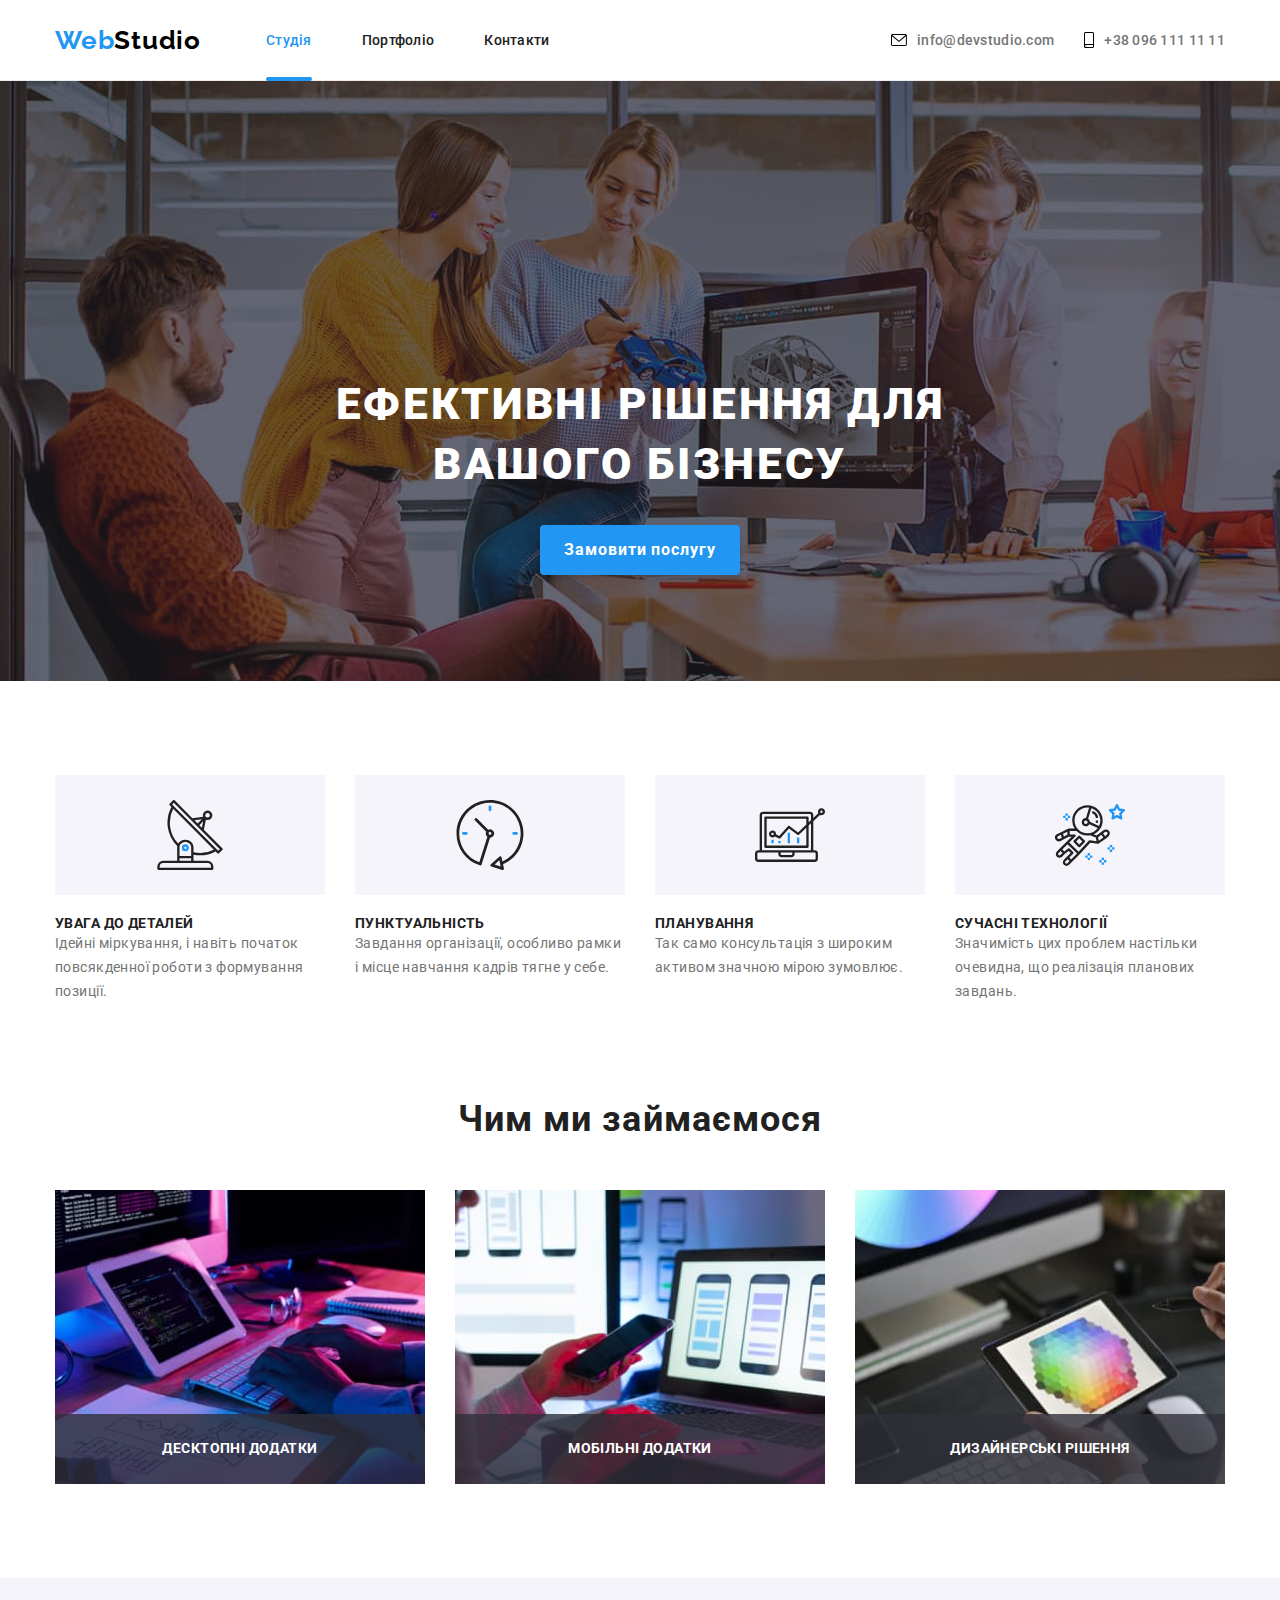
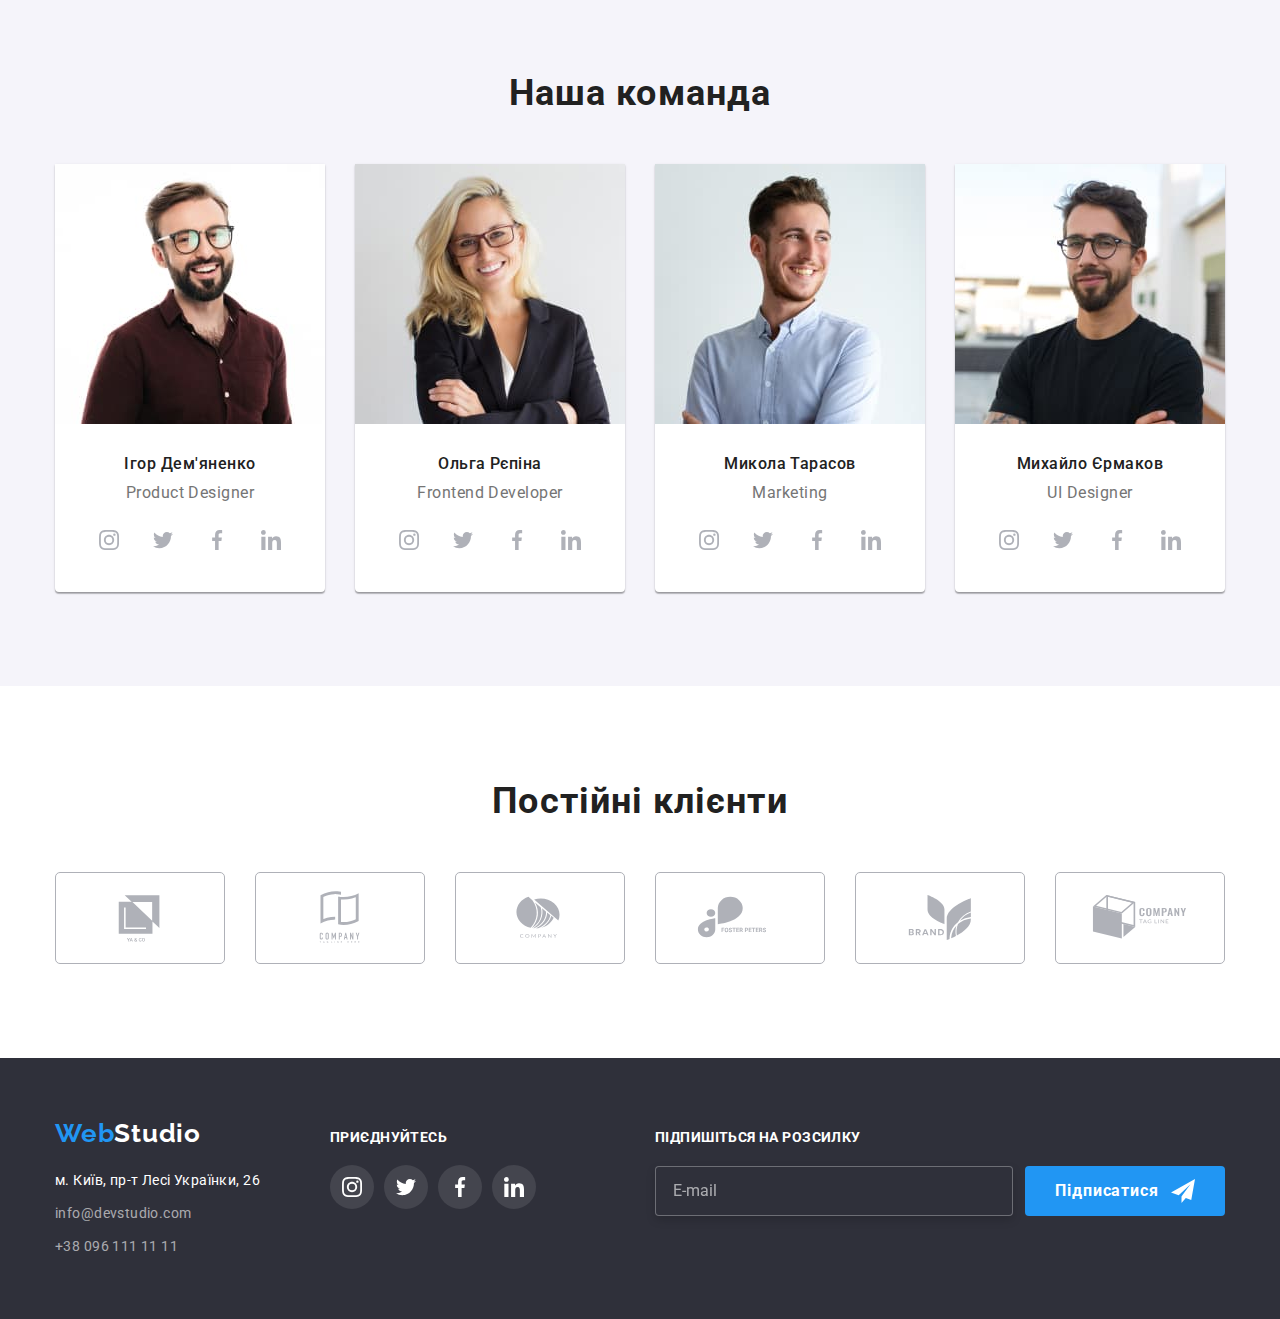
<file: index.html>
<!DOCTYPE html>
<html lang="uk">
  <head>
    <meta charset="UTF-8" />
    <meta http-equiv="X-UA-Compatible" content="IE=edge" />
    <meta name="viewport" content="width=device-width, initial-scale=1.0" />
    <link
      rel="stylesheet"
      href="https://cdnjs.cloudflare.com/ajax/libs/modern-normalize/1.1.0/modern-normalize.min.css"
    />
    <title lang="en">WebStudio</title>
    <link rel="preconnect" href="https://fonts.googleapis.com" />
    <link rel="preconnect" href="https://fonts.gstatic.com" crossorigin />
    <link
      href="https://fonts.googleapis.com/css2?family=Raleway:wght@700&family=Roboto:wght@400;500;700;900&display=swap"
      rel="stylesheet"
    />
    <link rel="stylesheet" href="./css/styles.css" />
  </head>
  <body>
    <header class="header">
      <div class="container">
        <div class="header-container">
          <nav class="header-nav">
            <a lang="en" href="./index.html" class="logo"
              >Web<span class="logo-part">Studio</span></a
            >
            <ul class="site-nav list header-menu">
              <li class="item">
                <a href="./index.html" class="link-current">Студія</a>
              </li>
              <li class="item">
                <a href="./portfolio.html" class="link">Портфоліо</a>
              </li>
              <li class="item">
                <a href="#" class="link">Контакти</a>
              </li>
            </ul>
          </nav>
          <ul class="auth-nav list auth-menu">
            <li class="auth-nav-item">
              <a href="mailto:info@devstudio.com" class="contact-link">
                <svg class="auth-nav-icon" width="16" height="12">
                  <use href="./images/icons.svg#icon-envelope"></use></svg
                >info@devstudio.com</a
              >
            </li>
            <li class="auth-nav-item">
              <a href="tel:+380961111111" class="contact-link">
                <svg class="auth-nav-icon" width="10" height="16">
                  <use href="./images/icons.svg#icon-smartphone"></use></svg
                >+38 096 111 11 11</a
              >
            </li>
          </ul>
        </div>
      </div>
    </header>
    <main>
      <section class="hero">
        <div class="overlay">
          <div class="container">
            <div class="hero-container">
              <h1 class="hero-name">Ефективні рішення для вашого бізнесу</h1>
              <button type="button" class="hero-button" data-modal-open>
                Замовити послугу
              </button>
            </div>
          </div>
        </div>
      </section>
      <section>
        <div class="container">
          <div class="advantages-container">
            <h2 class="visually-hidden">Наші переваги</h2>
            <ul class="advantages-list list">
              <li class="advantage-item">
                <div class="icon-container">
                  <svg class="advantage-icon" width="70" height="70">
                    <use href="./images/icons.svg#icon-antenna"></use>
                  </svg>
                </div>
                <h3 class="advantage">Увага до деталей</h3>
                <p class="advantage-desc">
                  Ідейні міркування, і навіть початок повсякденної роботи з
                  формування позиції.
                </p>
              </li>
              <li class="advantage-item">
                <div class="icon-container">
                  <svg class="advantage-icon" width="70" height="70">
                    <use href="./images/icons.svg#icon-clock"></use>
                  </svg>
                </div>
                <h3 class="advantage">Пунктуальність</h3>
                <p class="advantage-desc">
                  Завдання організації, особливо рамки і місце навчання кадрів
                  тягне у себе.
                </p>
              </li>
              <li class="advantage-item">
                <div class="icon-container">
                  <svg class="advantage-icon" width="70" height="70">
                    <use href="./images/icons.svg#icon-diagram"></use>
                  </svg>
                </div>
                <h3 class="advantage">Планування</h3>
                <p class="advantage-desc">
                  Так само консультація з широким активом значною мірою
                  зумовлює.
                </p>
              </li>
              <li class="advantage-item">
                <div class="icon-container">
                  <svg class="advantage-icon" width="70" height="70">
                    <use href="./images/icons.svg#icon-astronaut"></use>
                  </svg>
                </div>
                <h3 class="advantage">Сучасні технології</h3>
                <p class="advantage-desc">
                  Значимість цих проблем настільки очевидна, що реалізація
                  планових завдань.
                </p>
              </li>
            </ul>
          </div>
        </div>
      </section>
      <section class="tasks-section">
        <div class="container">
          <div class="tasks-container">
            <h2 class="tasks">Чим ми займаємося</h2>
            <ul class="tasks-list list">
              <li class="task-item">
                <img
                  src="./images/main11.jpg"
                  alt="Людина працює за комп'ютером"
                  class="photo"
                />
                <div class="task-desc">
                  <h3 class="task-title">Десктопні додатки</h3>
                </div>
              </li>
              <li class="task-item">
                <img
                  src="./images/main12.jpg"
                  alt="Людина працює за ноутбуком"
                  class="photo"
                />
                <div class="task-desc">
                  <h3 class="task-title">Мобільні додатки</h3>
                </div>
              </li>
              <li class="task-item">
                <img
                  src="./images/main13.jpg"
                  alt="Людина працює за планшетом"
                  class="photo"
                />
                <div class="task-desc">
                  <h3 class="task-title">Дизайнерські рішення</h3>
                </div>
              </li>
            </ul>
          </div>
        </div>
      </section>
      <section class="our-team">
        <div class="container">
          <h2 class="team">Наша команда</h2>
          <ul class="team-list list">
            <li class="team-item">
              <img
                src="./images/main21.jpg"
                alt="Усміхнений хлопець в окулярах"
                class="photo"
                width="270"
              />
              <div class="block">
                <h3 class="team-member">Ігор Дем'яненко</h3>
                <p class="member-speciality" lang="en">Product Designer</p>
                <ul class="net-list list">
                  <li class="net-item">
                    <a href="" class="net-link">
                      <svg class="net-icon" width="20" height="20">
                        <use href="./images/icons.svg#icon-instagram"></use>
                      </svg>
                    </a>
                  </li>
                  <li class="net-item">
                    <a href="" class="net-link"
                      ><svg class="net-icon" width="20" height="20">
                        <use href="./images/icons.svg#icon-twitter"></use></svg
                    ></a>
                  </li>
                  <li class="net-item">
                    <a href="" class="net-link"
                      ><svg class="net-icon" width="20" height="20">
                        <use href="./images/icons.svg#icon-facebook"></use></svg
                    ></a>
                  </li>
                  <li class="net-item">
                    <a href="" class="net-link">
                      <svg class="net-icon" width="20" height="20">
                        <use href="./images/icons.svg#icon-linkedin"></use>
                      </svg>
                    </a>
                  </li>
                </ul>
              </div>
            </li>
            <li class="team-item">
              <img
                src="./images/main22.jpg"
                alt="Усміхнена дівчина в окулярах"
                class="photo"
                width="270"
              />
              <div class="block">
                <h3 class="team-member">Ольга Рєпіна</h3>
                <p class="member-speciality" lang="en">Frontend Developer</p>
                <ul class="net-list list">
                  <li class="net-item">
                    <a href="" class="net-link">
                      <svg class="net-icon" width="20" height="20">
                        <use href="./images/icons.svg#icon-instagram"></use>
                      </svg>
                    </a>
                  </li>
                  <li class="net-item">
                    <a href="" class="net-link"
                      ><svg class="net-icon" width="20" height="20">
                        <use href="./images/icons.svg#icon-twitter"></use></svg
                    ></a>
                  </li>
                  <li class="net-item">
                    <a href="" class="net-link"
                      ><svg class="net-icon" width="20" height="20">
                        <use href="./images/icons.svg#icon-facebook"></use></svg
                    ></a>
                  </li>
                  <li class="net-item">
                    <a href="" class="net-link">
                      <svg class="net-icon" width="20" height="20">
                        <use href="./images/icons.svg#icon-linkedin"></use>
                      </svg>
                    </a>
                  </li>
                </ul>
              </div>
            </li>
            <li class="team-item">
              <img
                src="./images/main23.jpg"
                alt="Усміхнений хлопець"
                class="photo"
                width="270"
              />
              <div class="block">
                <h3 class="team-member">Микола Тарасов</h3>
                <p class="member-speciality" lang="en">Marketing</p>
                <ul class="net-list list">
                  <li class="net-item">
                    <a href="" class="net-link">
                      <svg class="net-icon" width="20" height="20">
                        <use href="./images/icons.svg#icon-instagram"></use>
                      </svg>
                    </a>
                  </li>
                  <li class="net-item">
                    <a href="" class="net-link"
                      ><svg class="net-icon" width="20" height="20">
                        <use href="./images/icons.svg#icon-twitter"></use></svg
                    ></a>
                  </li>
                  <li class="net-item">
                    <a href="" class="net-link"
                      ><svg class="net-icon" width="20" height="20">
                        <use href="./images/icons.svg#icon-facebook"></use></svg
                    ></a>
                  </li>
                  <li class="net-item">
                    <a href="" class="net-link">
                      <svg class="net-icon" width="20" height="20">
                        <use href="./images/icons.svg#icon-linkedin"></use>
                      </svg>
                    </a>
                  </li>
                </ul>
              </div>
            </li>
            <li class="team-item">
              <img
                src="./images/main24.jpg"
                alt="Хлопець в окулярах"
                class="photo"
                width="270"
              />
              <div class="block">
                <h3 class="team-member">Михайло Єрмаков</h3>
                <p class="member-speciality" lang="en">UI Designer</p>
                <ul class="net-list list">
                  <li class="net-item">
                    <a href="" class="net-link">
                      <svg class="net-icon" width="20" height="20">
                        <use href="./images/icons.svg#icon-instagram"></use>
                      </svg>
                    </a>
                  </li>
                  <li class="net-item">
                    <a href="" class="net-link"
                      ><svg class="net-icon" width="20" height="20">
                        <use href="./images/icons.svg#icon-twitter"></use></svg
                    ></a>
                  </li>
                  <li class="net-item">
                    <a href="" class="net-link"
                      ><svg class="net-icon" width="20" height="20">
                        <use href="./images/icons.svg#icon-facebook"></use></svg
                    ></a>
                  </li>
                  <li class="net-item">
                    <a href="" class="net-link">
                      <svg class="net-icon" width="20" height="20">
                        <use href="./images/icons.svg#icon-linkedin"></use>
                      </svg>
                    </a>
                  </li>
                </ul>
              </div>
            </li>
          </ul>
        </div>
      </section>
      <section>
        <div class="container">
          <h2 class="clients">Постійні клієнти</h2>
          <ul class="clients-list list">
            <li class="clients-item">
              <a href="" class="clients-link">
                <svg class="clients-icon" width="106" height="60">
                  <use href="./images/icons.svg#icon-logo1"></use>
                </svg>
              </a>
            </li>
            <li class="clients-item">
              <a href="" class="clients-link"
                ><svg class="clients-icon" width="106" height="60">
                  <use href="./images/icons.svg#icon-logo2"></use></svg
              ></a>
            </li>
            <li class="clients-item">
              <a href="" class="clients-link">
                <svg class="clients-icon" width="106" height="60">
                  <use href="./images/icons.svg#icon-logo3"></use>
                </svg>
              </a>
            </li>
            <li class="clients-item">
              <a href="" class="clients-link">
                <svg class="clients-icon" width="106" height="60">
                  <use href="./images/icons.svg#icon-logo4"></use>
                </svg>
              </a>
            </li>
            <li class="clients-item">
              <a href="" class="clients-link">
                <svg class="clients-icon" width="106" height="60">
                  <use href="./images/icons.svg#icon-logo5"></use>
                </svg>
              </a>
            </li>
            <li class="clients-item">
              <a href="" class="clients-link">
                <svg class="clients-icon" width="106" height="60">
                  <use href="./images/icons.svg#icon-logo6"></use>
                </svg>
              </a>
            </li>
          </ul>
        </div>
      </section>
    </main>
    <footer class="footer">
      <div class="container">
        <div class="container-footer">
          <div class="container-address">
            <a lang="en" href="./index.html" class="logo-footer"
              >Web<span class="logo-part-footer">Studio</span></a
            >
            <address class="address">
              <ul class="address-list list">
                <li class="address-item">
                  <a
                    href="https://goo.gl/maps/CPtrU1FHBa2aNyZL9"
                    target="_blank"
                    rel="noopener noreferrer nofollow"
                    class="address-link"
                    >м. Київ, пр-т Лесі Українки, 26</a
                  >
                </li>
                <li class="address-item">
                  <a href="mailto:info@devstudio.com" class="contact-link"
                    >info@devstudio.com</a
                  >
                </li>
                <li class="address-item">
                  <a href="tel:+380961111111" class="contact-link"
                    >+38 096 111 11 11</a
                  >
                </li>
              </ul>
            </address>
          </div>
          <div class="net-links">
            <span class="join">приєднуйтесь</span>
            <ul class="footer-list list">
              <li class="net-item">
                <a href="" class="footer-link">
                  <svg class="footer-icon" width="20" height="20">
                    <use href="./images/icons.svg#icon-instagram"></use>
                  </svg>
                </a>
              </li>
              <li class="net-item">
                <a href="" class="footer-link"
                  ><svg class="footer-icon" width="20" height="20">
                    <use href="./images/icons.svg#icon-twitter"></use></svg
                ></a>
              </li>
              <li class="net-item">
                <a href="" class="footer-link"
                  ><svg class="footer-icon" width="20" height="20">
                    <use href="./images/icons.svg#icon-facebook"></use></svg
                ></a>
              </li>
              <li class="net-item">
                <a href="" class="footer-link">
                  <svg class="footer-icon" width="20" height="20">
                    <use href="./images/icons.svg#icon-linkedin"></use>
                  </svg>
                </a>
              </li>
            </ul>
          </div>
          <div class="send-container">
          <p class="send-text">Підпишіться на розсилку</p>
          <form class="send-form">
           <label for="mail"><input  type="email" name="mail" id="mail" placeholder="E-mail"></label>           
            <button type="submit" class="button-send">Підписатися <svg class="button-icon" width="24" height="24">
              <use href="./images/icons.svg#icon-send"></use>
            </svg></button>
          </form>
          </div>
        </div>
      </div>
    </footer>
    <div class="backdrop is-hidden" data-modal>
      <div class="modal">
        <button type="button" class="button" data-modal-close>
          <svg class="close-icon" width="18" height="18">
            <use href="./images/icons.svg#icon-close"></use>
          </svg>
        </button>
        <h2 class="modal-content">Залиште свої дані, ми вам передзвонимо</h2>
        <form class="contact-form">
          <label class="form-label" for="person-name">Ім'я<span class="person-contact"><input
              class="form-input"
              id="person-name"
              type="text"
              name="person-name"
            />
            <svg class="form-icon" width="18" height="18">
              <use href="./images/icons.svg#icon-person"></use>
            </svg></span></label>
          

          <label class="form-label" for="person-phone">Телефон<span class="person-contact">
            <input
              class="form-input"
              id="person-phone"
              type="tel"
              name="person-phone"
            />
            <svg class="form-icon" width="18" height="18">
              <use href="./images/icons.svg#icon-phone"></use>
            </svg>
          </span></label>
          

          <label class="form-label" for="person-mail">Пошта<span class="person-contact">
            <input
              class="form-input"
              id="person-mail"
              type="email"
              name="person-mail"
            />
            <svg class="form-icon" width="18" height="18">
              <use href="./images/icons.svg#icon-email"></use>
            </svg>
          </span></label>
          
          <label class="textarea-label" for="person-comment">Коментар<textarea
            class="form-textarea"
            id="person-comment"
            name="person-comment"
            placeholder="Введіть текст"
          ></textarea></label>
          

          <label class="check-label" for="agree"
      ><div class="checkbox-input">
        <input
          class="check-input visually-hidden"
          type="checkbox"
          name="agree"
          value="permit"
          id="agree"
        /><svg class="checkbox-icon" width="16" height="15">
            <use href="./images/icons.svg#icon-check"></use></svg
        >
      </div>
      Погоджуюся з розсилкою та приймаю
      <a href="" class="check-link">Умови договору</a></label
    >

            
   <!-- <div class="send"> -->
    <button class="send-button" type="submit">Відправити</button>
  <!-- </div> -->

          </div>
        </form>
      </div>
    </div>
    <script src="./js/modal.js"></script>
  </body>
</html>
</file>
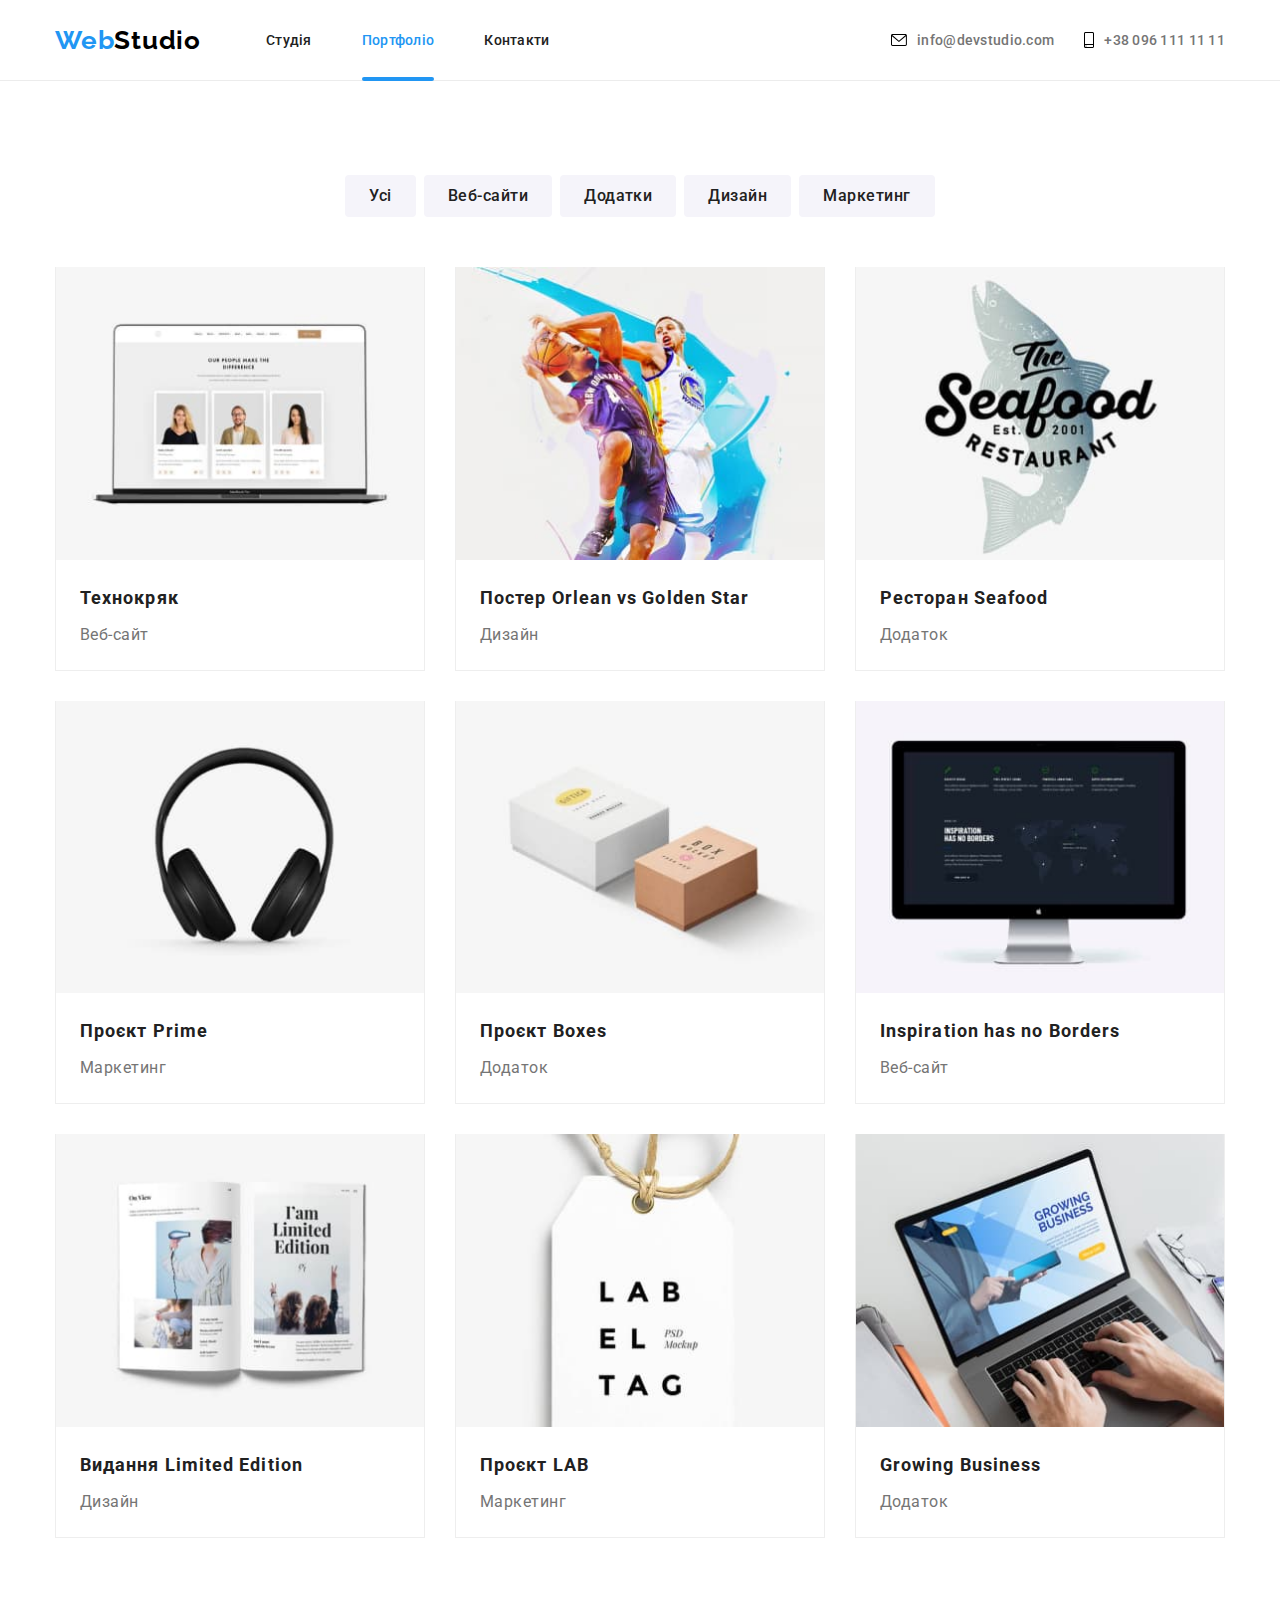
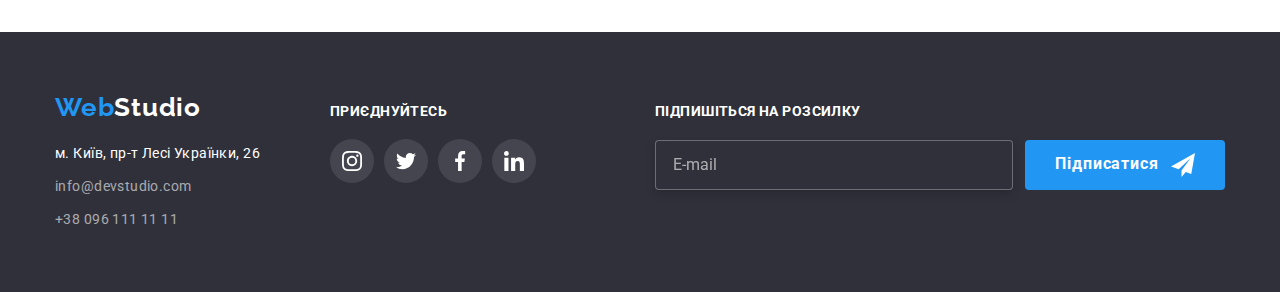
<file: portfolio.html>
<!DOCTYPE html>
<html lang="uk">
  <head>
    <meta charset="UTF-8" />
    <meta http-equiv="X-UA-Compatible" content="IE=edge" />
    <meta name="viewport" content="width=device-width, initial-scale=1.0" />
    <link
      rel="stylesheet"
      href="https://cdnjs.cloudflare.com/ajax/libs/modern-normalize/1.1.0/modern-normalize.min.css"
    />
    <title lang="en">WebStudio</title>
    <link rel="preconnect" href="https://fonts.googleapis.com" />
    <link rel="preconnect" href="https://fonts.gstatic.com" crossorigin />
    <link
      href="https://fonts.googleapis.com/css2?family=Raleway:wght@700&family=Roboto:wght@400;500;700;900&display=swap"
      rel="stylesheet"
    />
    <link rel="stylesheet" href="./css/styles.css" />
  </head>
  <body>
    <header class="header">
      <div class="container">
        <div class="header-container">
          <nav class="header-nav">
            <a lang="en" href="./index.html" class="logo"
              >Web<span class="logo-part">Studio</span></a
            >
            <ul class="site-nav list header-menu">
              <li class="item">
                <a href="./index.html" class="link">Студія</a>
              </li>
              <li class="item">
                <a href="./portfolio.html" class="link-current">Портфоліо</a>
              </li>
              <li class="item">
                <a href="#" class="link">Контакти</a>
              </li>
            </ul>
          </nav>
          <ul class="auth-nav list auth-menu">
            <li class="auth-nav-item">
              <a href="mailto:info@devstudio.com" class="contact-link">
                <svg class="auth-nav-icon" width="16" height="12">
                  <use href="./images/icons.svg#icon-envelope"></use></svg
                >info@devstudio.com</a
              >
            </li>
            <li class="auth-nav-item">
              <a href="tel:+380961111111" class="contact-link">
                <svg class="auth-nav-icon" width="10" height="16">
                  <use href="./images/icons.svg#icon-smartphone"></use></svg
                >+38 096 111 11 11</a
              >
            </li>
          </ul>
        </div>
      </div>
    </header>
    <main>
      <section>
        <div class="container">
          <h1 class="visually-hidden">Портфоліо</h1>
          <ul class="filter-list list">
            <li>
              <button type="button" class="filter-button">Усі</button>
            </li>
            <li>
              <button type="button" class="filter-button">Веб-сайти</button>
            </li>
            <li>
              <button type="button" class="filter-button">Додатки</button>
            </li>
            <li>
              <button type="button" class="filter-button">Дизайн</button>
            </li>
            <li>
              <button type="button" class="filter-button">Маркетинг</button>
            </li>
          </ul>
          <ul class="projects-list list">
            <li class="project-item">
              <a href="#" class="project-link">
                <div class="project-thumb">
                  <img
                    src="./images/portfolio1.jpg"
                    alt="На ноутбуці відкритий сайт"
                    class="photo"
                    width="370"
                  />
                  <div class="project-overlay">
                    <p>
                      Ресурс пропонує комплексні пропозиції з різним рівнем
                      функціоналу та сервісів. Все це дозволить відвідувачу
                      отримати вичерпні відомості про компанію чи приватну
                      особу.
                    </p>
                  </div>
                </div>
                <div class="block-project">
                  <h2 class="project">Технокряк</h2>
                  <p class="project-desc">Веб-сайт</p>
                </div></a
              >
            </li>
            <li class="project-item">
              <a href="#" class="project-link">
                <div class="project-thumb">
                  <img
                    src="./images/portfolio2.jpg"
                    alt="Боротьба за мяч між двома баскетболістами"
                    class="photo"
                    width="370"
                  />
                  <div class="project-overlay">
                    <p>
                      Ресурс пропонує комплексні пропозиції з різним рівнем
                      функціоналу та сервісів. Все це дозволить відвідувачу
                      отримати вичерпні відомості про компанію чи приватну
                      особу.
                    </p>
                  </div>
                </div>

                <div class="block-project">
                  <h2 class="project">
                    Постер <span lang="en">Orlean vs Golden Star</span>
                  </h2>
                  <p class="project-desc">Дизайн</p>
                </div></a
              >
            </li>
            <li class="project-item">
              <a href="#" class="project-link">
                <div class="project-thumb">
                  <img
                    src="./images/portfolio3.jpg"
                    alt="Емблема ресторану морепродуктів"
                    class="photo"
                    width="370"
                  />
                  <div class="project-overlay">
                    <p>
                      Ресурс пропонує комплексні пропозиції з різним рівнем
                      функціоналу та сервісів. Все це дозволить відвідувачу
                      отримати вичерпні відомості про компанію чи приватну
                      особу.
                    </p>
                  </div>
                </div>
                <div class="block-project">
                  <h2 class="project">
                    Ресторан <span lang="en">Seafood</span>
                  </h2>
                  <p class="project-desc">Додаток</p>
                </div></a
              >
            </li>
            <li class="project-item">
              <a href="#" class="project-link">
                <div class="project-thumb">
                  <img
                    src="./images/portfolio4.jpg"
                    alt="Повнорозмірні навушники"
                    class="photo"
                    width="370"
                  />
                  <div class="project-overlay">
                    <p>
                      Ресурс пропонує комплексні пропозиції з різним рівнем
                      функціоналу та сервісів. Все це дозволить відвідувачу
                      отримати вичерпні відомості про компанію чи приватну
                      особу.
                    </p>
                  </div>
                </div>

                <div class="block-project">
                  <h2 class="project">Проєкт <span lang="en">Prime</span></h2>
                  <p class="project-desc">Маркетинг</p>
                </div></a
              >
            </li>
            <li class="project-item">
              <a href="#" class="project-link">
                <div class="project-thumb">
                  <img
                    src="./images/portfolio5.jpg"
                    alt="Дві картонні коробки"
                    class="photo"
                    width="370"
                  />
                  <div class="project-overlay">
                    <p>
                      Ресурс пропонує комплексні пропозиції з різним рівнем
                      функціоналу та сервісів. Все це дозволить відвідувачу
                      отримати вичерпні відомості про компанію чи приватну
                      особу.
                    </p>
                  </div>
                </div>

                <div class="block-project">
                  <h2 class="project">Проєкт <span lang="en">Boxes</span></h2>
                  <p class="project-desc">Додаток</p>
                </div></a
              >
            </li>
            <li class="project-item">
              <a href="#" class="project-link">
                <div class="project-thumb">
                  <img
                    src="./images/portfolio6.jpg"
                    alt="На моніторі відкрито сайт"
                    class="photo"
                    width="370"
                  />
                  <div class="project-overlay">
                    <p>
                      Ресурс пропонує комплексні пропозиції з різним рівнем
                      функціоналу та сервісів. Все це дозволить відвідувачу
                      отримати вичерпні відомості про компанію чи приватну
                      особу.
                    </p>
                  </div>
                </div>

                <div class="block-project">
                  <h2 class="project" lang="en">Inspiration has no Borders</h2>
                  <p class="project-desc">Веб-сайт</p>
                </div></a
              >
            </li>
            <li class="project-item">
              <a href="#" class="project-link">
                <div class="project-thumb">
                  <img
                    src="./images/portfolio7.jpg"
                    alt="Відкрита книга"
                    class="photo"
                    width="370"
                  />
                  <div class="project-overlay">
                    <p>
                      Ресурс пропонує комплексні пропозиції з різним рівнем
                      функціоналу та сервісів. Все це дозволить відвідувачу
                      отримати вичерпні відомості про компанію чи приватну
                      особу.
                    </p>
                  </div>
                </div>

                <div class="block-project">
                  <h2 class="project">
                    Видання <span lang="en">Limited Edition</span>
                  </h2>
                  <p class="project-desc">Дизайн</p>
                </div></a
              >
            </li>
            <li class="project-item">
              <a href="#" class="project-link">
                <div class="project-thumb">
                  <img
                    src="./images/portfolio8.jpg"
                    alt="Бірка для одягу"
                    class="photo"
                    width="370"
                  />
                  <div class="project-overlay">
                    <p>
                      Ресурс пропонує комплексні пропозиції з різним рівнем
                      функціоналу та сервісів. Все це дозволить відвідувачу
                      отримати вичерпні відомості про компанію чи приватну
                      особу.
                    </p>
                  </div>
                </div>
                <div class="block-project">
                  <h2 class="project">Проєкт <span lang="en">LAB</span></h2>
                  <p class="project-desc">Маркетинг</p>
                </div></a
              >
            </li>
            <li class="project-item">
              <a href="#" class="project-link">
                <div class="project-thumb">
                  <img
                    src="./images/portfolio9.jpg"
                    alt="Людина працює за ноутбуком"
                    class="photo"
                    width="370"
                  />
                  <div class="project-overlay">
                    <p>
                      Ресурс пропонує комплексні пропозиції з різним рівнем
                      функціоналу та сервісів. Все це дозволить відвідувачу
                      отримати вичерпні відомості про компанію чи приватну
                      особу.
                    </p>
                  </div>
                </div>

                <div class="block-project">
                  <h2 class="project" lang="en">Growing Business</h2>
                  <p class="project-desc">Додаток</p>
                </div></a
              >
            </li>
          </ul>
        </div>
      </section>
    </main>
    <footer class="footer">
      <div class="container">
        <div class="container-footer">
          <div class="container-address">
            <a lang="en" href="./index.html" class="logo-footer"
              >Web<span class="logo-part-footer">Studio</span></a
            >
            <address class="address">
              <ul class="address-list list">
                <li class="address-item">
                  <a
                    href="https://goo.gl/maps/CPtrU1FHBa2aNyZL9"
                    target="_blank"
                    rel="noopener noreferrer nofollow"
                    class="address-link"
                    >м. Київ, пр-т Лесі Українки, 26</a
                  >
                </li>
                <li class="address-item">
                  <a href="mailto:info@devstudio.com" class="contact-link"
                    >info@devstudio.com</a
                  >
                </li>
                <li class="address-item">
                  <a href="tel:+380961111111" class="contact-link"
                    >+38 096 111 11 11</a
                  >
                </li>
              </ul>
            </address>
          </div>
          <div class="net-links">
            <span class="join">приєднуйтесь</span>
            <ul class="footer-list list">
              <li class="net-item">
                <a href="" class="footer-link">
                  <svg class="footer-icon" width="20" height="20">
                    <use href="./images/icons.svg#icon-instagram"></use>
                  </svg>
                </a>
              </li>
              <li class="net-item">
                <a href="" class="footer-link"
                  ><svg class="footer-icon" width="20" height="20">
                    <use href="./images/icons.svg#icon-twitter"></use></svg
                ></a>
              </li>
              <li class="net-item">
                <a href="" class="footer-link"
                  ><svg class="footer-icon" width="20" height="20">
                    <use href="./images/icons.svg#icon-facebook"></use></svg
                ></a>
              </li>
              <li class="net-item">
                <a href="" class="footer-link">
                  <svg class="footer-icon" width="20" height="20">
                    <use href="./images/icons.svg#icon-linkedin"></use>
                  </svg>
                </a>
              </li>
            </ul>
          </div>
          <div class="send-container">
            <p class="send-text">Підпишіться на розсилку</p>
            <form class="send-form">
              <label for="mail"></label>
              <input type="email" name="mail" id="mail" placeholder="E-mail" />
              <button type="submit" class="button-send">
                Підписатися
                <svg class="button-icon" width="24" height="24">
                  <use href="./images/icons.svg#icon-send"></use>
                </svg>
              </button>
            </form>
          </div>
        </div>
      </div>
    </footer>
  </body>
</html>
</file>
<file: css/styles.css>
:root {
  --primary-text-color: #757575;
  --title-text-color: #212121;
  --secondary-text-color: rgba(255, 255, 255, 0.6);
  --accent-color: #2196f3;
  --primary-white-color: #ffffff;
  --background-color: #2f303a;
  --secondary-background-color: #f5f4fa;
  --button-color: #188ce8;
  --logo-color: #000000;
  --background-color-footer: rgba(255, 255, 255, 0.1);
  --clients-link-color: #afb1b8;
  --background-color-task: rgba(47, 48, 58, 0.8);
  --background-overlay: rgba(33, 150, 243, 0.9);
  --input-border: rgba(33, 33, 33, 0.2);
  --color-placeholder: rgba(117, 117, 117, 0.5);
}

body {
  color: var(--primary-text-color);
  font-family: 'Roboto', sans-serif;
  font-size: 14px;
  font-weight: 400;
  background-color: var(--primary-white-color);
}
.list {
  list-style: none;
}

h1,
h2,
h3,
h4,
h5,
h6,
p,
ul {
  padding: 0;
  margin: 0;
}

.pointer {
  cursor: pointer;
}
.hero-button:hover {
  cursor: pointer;
}
.filter-button:hover {
  cursor: pointer;
}
.button:hover {
  cursor: pointer;
}

.container {
  width: 100%;
  max-width: 1200px;
  margin: 0 auto;
  padding: 0 15px;
}
section {
  padding-top: 94px;
  padding-bottom: 94px;
}
img {
  display: block;
  max-width: 100%;
  height: auto;
}
a {
  text-decoration: none;
}
/* header */
.header {
  font-weight: 500;
  line-height: 1.17;
  letter-spacing: 0.02em;
  border-bottom: 1px solid #ececec;
}
.header-container {
  display: flex;
  justify-content: space-between;
  align-items: center;
}
.header-nav {
  display: flex;
  align-items: center;
}
.header-menu {
  display: flex;
  gap: 50px;
  margin-left: 65px;
}

.logo {
  display: block;
  font-family: 'Raleway';
  font-weight: 700;
  font-size: 26px;
  line-height: 1.19;
  letter-spacing: 0.03em;
  color: var(--accent-color);
  text-decoration: none;
  padding: 24px 0;
}

.logo-footer {
  display: block;
  font-family: 'Raleway';
  font-weight: 700;
  font-size: 26px;
  line-height: 1.19;
  letter-spacing: 0.03em;
  color: var(--accent-color);
  text-decoration: none;
}
.logo-part {
  color: var(--logo-color);
  text-decoration: none;
}

/* site nav */
.site-nav .link {
  color: var(--title-text-color);
  padding: 32px 0;
  transition-property: color;
  transition-duration: 250ms;
  transition-timing-function: cubic-bezier(0.4, 0, 0.2, 1);
}
.link {
  text-decoration: none;
}
.site-nav .link-current {
  position: relative;
  color: var(--accent-color);
  padding: 32px 0;
}

.link-current::after {
  content: '';
  position: absolute;
  display: block;
  left: 0;
  bottom: -1px;
  width: 100%;
  height: 4px;
  border-radius: 2px;
  background-color: var(--accent-color);
}

.site-nav .link:hover,
.site-nav .link:focus {
  color: var(--accent-color);
}
.link {
  text-decoration: none;
}

/* auth nav */
.auth-menu {
  display: flex;
  align-items: center;
  gap: 30px;
}

.auth-nav-item {
  display: block;
  align-items: center;
}
.contact-link {
  display: flex;
  align-items: center;
}
.auth-nav-icon {
  margin-right: 10px;
}

.auth-nav .contact-link {
  color: var(--primary-text-color);
  padding: 32px 0;
  transition-property: color, fill;
  transition-duration: 250ms;
  transition-timing-function: cubic-bezier(0.4, 0, 0.2, 1);
}
.contact-link {
  text-decoration: none;
}
.auth-nav .contact-link:hover,
.auth-nav .contact-link:focus {
  color: var(--accent-color);
  fill: var(--accent-color);
}

.hero {
  max-width: 1600px;
  height: 600px;
  margin-left: auto;
  margin-right: auto;
  background-image: linear-gradient(
      to right,
      rgba(47, 48, 58, 0.4),
      rgba(47, 48, 58, 0.4)
    ),
    url('../images/heroimage.jpg');

  background-repeat: no-repeat;
  background-size: cover;
  color: var(--primary-white-color);
}
.overlay {
  padding: 200px 0;
}

.hero-name {
  font-weight: 900;
  font-size: 44px;
  line-height: 1.36;
  letter-spacing: 0.06em;
  text-transform: uppercase;
  max-width: 696px;
  text-align: center;
  margin-right: auto;
  margin-left: auto;
  margin-bottom: 30px;
}
.hero-button {
  width: 200px;
  height: 50px;
  display: flex;
  justify-content: center;
  align-items: center;
  font-family: inherit;
  font-weight: 700;
  font-size: 16px;
  line-height: 1.87;
  background: var(--accent-color);
  box-shadow: 0px 4px 4px rgba(0, 0, 0, 0.15);
  border-radius: 4px;
  letter-spacing: 0.06em;
  color: var(--primary-white-color);
  margin: 0 auto;
  text-align: center;
  border: none;
  transition-property: background;
  transition-duration: 250ms;
  transition-timing-function: cubic-bezier(0.4, 0, 0.2, 1);
}

.hero-button:hover,
.hero-button:focus {
  background: var(--button-color);
  box-shadow: 0px 4px 4px rgba(0, 0, 0, 0.15);
  border-radius: 4px;
}

/* advantages */
.visually-hidden {
  position: absolute;
  white-space: nowrap;
  width: 1px;
  height: 1px;
  overflow: hidden;
  border: 0;
  padding: 0;
  clip: rect(0 0 0 0);
  clip-path: inset(50%);
  margin: -1px;
}

.advantages-list {
  display: flex;
  justify-content: space-between;
  gap: 30px;
}
.advantage-item {
  flex-basis: calc((100% - 90px) / 4);
}

.icon-container {
  height: 120px;
  margin-bottom: 20px;
  display: flex;
  align-items: center;
  justify-content: center;
  background-color: var(--secondary-background-color);
}

.advantage-icon {
  display: flex;
  align-items: center;
  justify-content: center;
}
.advantage {
  font-weight: 700;
  font-size: 14px;
  line-height: 1.17;
  letter-spacing: 0.03em;
  text-transform: uppercase;
  color: var(--title-text-color);
}
.advantage-desc {
  font-weight: 400;
  font-size: 14px;
  line-height: 1.71;
  letter-spacing: 0.03em;
  color: var(--primary-text-color);
}

/* tasks */
.tasks-section {
  padding-top: 0;
}
.tasks-list {
  display: flex;
  justify-content: center;
  gap: 30px;
}
.tasks {
  font-weight: 700;
  font-size: 36px;
  line-height: 1.17;
  letter-spacing: 0.03em;
  color: var(--title-text-color);
  text-align: center;
  margin-bottom: 50px;
}
.task-item {
  flex-basis: calc((100% - 60px) / 3);
  position: relative;
}

.task-desc {
  position: absolute;
  bottom: 0;
  display: flex;
  justify-content: center;
  align-items: center;
  height: 70px;
  width: 100%;
  background: var(--background-color-task);
}

.task-title {
  display: block;
  align-items: center;
  font-weight: 700;
  font-size: 14px;
  line-height: 1.14;
  text-align: center;
  letter-spacing: 0.03em;
  text-transform: uppercase;
  color: var(--primary-white-color);
}
/* team */
.our-team {
  background-color: var(--secondary-background-color);
  text-align: center;
}
.team-list {
  display: flex;
  justify-content: space-between;
  gap: 30px;
}
.team {
  font-weight: 700;
  font-size: 36px;
  line-height: 1.17;
  letter-spacing: 0.03em;
  color: var(--title-text-color);
  margin-bottom: 50px;
}
.team-item {
  flex-basis: calc((100% - 90px) / 4);
  background-color: var(--primary-white-color);
  box-shadow: 0px 1px 3px rgba(0, 0, 0, 0.12), 0px 1px 1px rgba(0, 0, 0, 0.14),
    0px 2px 1px rgba(0, 0, 0, 0.2);
  border-radius: 0px 0px 4px 4px;
}
.block {
  padding: 30px 30px;
}
.team-member {
  font-weight: 500;
  font-size: 16px;
  line-height: 1.19;
  letter-spacing: 0.03em;
  color: var(--title-text-color);
  margin-bottom: 10px;
}
.member-speciality {
  font-weight: 400;
  font-size: 16px;
  line-height: 1.19;
  letter-spacing: 0.03em;
  margin-bottom: 16px;
}
.net-list {
  display: flex;
  justify-content: center;
  gap: 10px;
}

.net-link {
  width: 44px;
  height: 44px;
  display: flex;
  align-items: center;
  justify-content: center;
  background-color: var(--primary-white-color);
  border-radius: 50%;
  transition-property: background-color;
  transition-duration: 250ms;
  transition-timing-function: cubic-bezier(0.4, 0, 0.2, 1);
}

.net-icon {
  fill: var(--clients-link-color);
  transition-property: fill;
  transition-duration: 250ms;
  transition-timing-function: cubic-bezier(0.4, 0, 0.2, 1);
}

.net-link:hover {
  background-color: var(--accent-color);
}
.net-link:focus {
  background-color: var(--accent-color);
}
.net-link:hover .net-icon {
  fill: var(--primary-white-color);
}
.net-link:focus .net-icon {
  fill: var(--primary-white-color);
}
/* our clients */

.clients {
  text-align: center;
  font-weight: 700;
  font-size: 36px;
  line-height: 1.17;
  letter-spacing: 0.03em;
  color: var(--title-text-color);
  margin-bottom: 50px;
}

.clients-list {
  display: flex;
  gap: 30px;
}

.clients-item {
  width: calc((100% - 150px) / 6);
  height: 92px;
}

.clients-link {
  width: 100%;
  height: 100%;
  border: 1px solid var(--clients-link-color);
  display: flex;
  align-items: center;
  justify-content: center;
  border-radius: 5px;
  fill: var(--clients-link-color);
  transition-property: border;
  transition-duration: 250ms;
  transition-timing-function: cubic-bezier(0.4, 0, 0.2, 1);
}

.clients-icon {
  transition-property: fill;
  transition-duration: 250ms;
  transition-timing-function: cubic-bezier(0.4, 0, 0.2, 1);
}

.clients-link:hover {
  border: 1px solid var(--accent-color);
}
.clients-link:focus {
  border: 1px solid var(--accent-color);
}
.clients-link:hover .clients-icon {
  fill: var(--accent-color);
}
.clients-link:focus .clients-icon {
  fill: var(--accent-color);
}

/* footer */
.container-footer {
  display: flex;
  gap: 70px;
  align-items: baseline;
}
.footer {
  background-color: var(--background-color);
  padding-top: 60px;
  padding-bottom: 60px;
}

.logo-part-footer {
  color: var(--primary-white-color);
}
/* address */
.address {
  font-style: normal;
  font-weight: 400;
  font-size: 14px;
  line-height: 1.71;
  letter-spacing: 0.03em;
  margin-top: 20px;
}
.address-link {
  color: var(--primary-white-color);
  text-decoration: none;
  margin-bottom: 9px;
  transition-property: color;
  transition-duration: 250ms;
  transition-timing-function: cubic-bezier(0.4, 0, 0.2, 1);
}
.contact-link {
  color: var(--secondary-text-color);
  transition-property: color;
  transition-duration: 250ms;
  transition-timing-function: cubic-bezier(0.4, 0, 0.2, 1);
}
.address-item:not(:last-child) {
  margin-bottom: 9px;
}

.address-list .address-link:hover,
.address-list .address-link:focus {
  color: var(--accent-color);
}
.address-list .contact-link:hover,
.address-list .contact-link:focus {
  color: var(--accent-color);
}

.footer-list {
  display: flex;
  justify-content: center;
  gap: 10px;
}
.join {
  display: block;
  margin-bottom: 20px;
  font-weight: 700;
  font-size: 14px;
  line-height: 16px;
  letter-spacing: 0.03em;
  text-transform: uppercase;
  color: var(--primary-white-color);
}
.footer-link {
  width: 44px;
  height: 44px;
  display: flex;
  align-items: center;
  justify-content: center;
  background: var(--background-color-footer);
  border-radius: 50%;
  fill: var(--primary-white-color);
  transition-property: background-color;
  transition-duration: 250ms;
  transition-timing-function: cubic-bezier(0.4, 0, 0.2, 1);
}

.footer-link:hover {
  background-color: var(--accent-color);
}
.footer-link:focus {
  background-color: var(--accent-color);
}

/* Container-send */

.send-container {
  margin-left: auto;
}

.send-form {
  display: flex;
}

.button-send {
  display: flex;
  margin-left: 12px;
  gap: 12px;
    justify-content: center;
    align-items: center;
    width: 200px;
    height: 50px;
    border: none;
    border-radius: 4px;
    font-weight: 700;
    font-size: 16px;
    line-height: 1.9;
    text-align: center;
    letter-spacing: 0.06em;
    color: var(--primary-white-color);
    background-color: var(--accent-color);
    cursor: pointer;
    transition-property: background;
      transition-duration: 250ms;
      transition-timing-function: cubic-bezier(0.4, 0, 0.2, 1);
}

.button-send:hover {
  background: var(--button-color);
}

.send-form input {
  width: 358px;
  height: 50px;
  border: 1px solid rgba(255, 255, 255, 0.3);
  filter: drop-shadow(0px 4px 4px rgba(0, 0, 0, 0.15));
  border-radius: 4px;
  background-color: var(--background-color);
  outline: none;
}

.send-form input::placeholder {
  font-weight: 400;
  font-size: 16px;
  line-height: 1.2;
  display: flex;
  align-items: center;
  color: rgba(255, 255, 255, 0.6);
  background-color: var(--background-color);
  padding-left: 15px;
}

 .send-text {
   color: var(--primary-white-color);
   font-weight: 700;
   font-size: 14px;
   line-height: 1.14;
   font-style: normal;
   letter-spacing: 0.03em;
   text-transform: uppercase;
   margin-top: 0;
   margin-bottom: 20px;

 }

/* portfolio */

/* filter */

.filter-list {
  display: flex;
  justify-content: center;
  gap: 8px;
  margin-bottom: 50px;
}

.filter-button {
  font-weight: 500;
  font-size: 16px;
  font-family: inherit;
  line-height: 1.625;
  letter-spacing: 0.03em;
  background-color: var(--secondary-background-color);
  color: var(--title-text-color);
  border-radius: 4px;
  border-color: transparent;
  padding: 6px 22px;
  transition-property: background-color, color, box-shadow;
  transition-duration: 250ms;
  transition-timing-function: cubic-bezier(0.4, 0, 0.2, 1);
}
.filter-list .filter-button:hover,
.filter-list .filter-button:focus {
  background-color: var(--accent-color);
  color: var(--primary-white-color);
  box-shadow: 0px 3px 1px rgba(0, 0, 0, 0.1), 0px 1px 2px rgba(0, 0, 0, 0.08),
    0px 2px 2px rgba(0, 0, 0, 0.12);
}

/* projects */

.projects-list {
  display: flex;
  justify-content: space-between;
  flex-wrap: wrap;
  margin-top: -30px;
  margin-left: -30px;
}

.project-item {
  display: block;
  margin-top: 30px;
  margin-left: 30px;
  flex-basis: calc(100% / 3 - 30px);
  border-bottom: 1px solid #eeeeee;
  border-left: 1px solid #eeeeee;
  border-right: 1px solid #eeeeee;
}
.project-link {
  display: block;
  transition-property: box-shadow;
  transition-duration: 250ms;
  transition-timing-function: cubic-bezier(0.4, 0, 0.2, 1);
}

.project-link:hover,
.project-link:focus {
  box-shadow: 0px 1px 1px rgba(0, 0, 0, 0.12), 0px 4px 4px rgba(0, 0, 0, 0.06),
    1px 4px 6px rgba(0, 0, 0, 0.16);
}

.project-thumb {
  position: relative;
  overflow: hidden;
}

.project-link:hover .project-overlay,
.project-link:focus .project-overlay {
  transform: translateY(0);
  opacity: 1;
}

.project-overlay {
  position: absolute;
  bottom: 0;
  background-color: var(--background-overlay);
  pointer-events: none;
  transform: translateY(101%);
  transition-property: transform;
  transition-duration: 250ms;
  transition-timing-function: cubic-bezier(0.4, 0, 0.2, 1);
  height: 100%;
}

.project-overlay > p {
  color: var(--primary-white-color);
  margin: 0;
  padding: 24px;
  font-weight: 400;
  font-size: 18px;
  line-height: 1.56;
  letter-spacing: inherit;
  height: 100%;
  display: flex;
  align-items: center;
}

.block-project {
  padding: 20px 24px;
}
.project {
  font-weight: 700;
  font-size: 18px;
  line-height: 2;
  letter-spacing: 0.06em;
  color: var(--title-text-color);
  margin-bottom: 4px;
}
.project-desc {
  font-size: 16px;
  line-height: 1.875;
  letter-spacing: 0.03em;
  color: var(--primary-text-color);
}

/* Modal */

.backdrop {
  position: fixed;
  top: 0;
  left: 0;
  width: 100%;
  height: 100%;
  background-color: rgba(0, 0, 0, 0.2);
  opacity: 1;
  transition-property: opacity;
  transition-duration: 250ms;
  transition-timing-function: cubic-bezier(0.4, 0, 0.2, 1);
}

.backdrop.is-hidden {
  visibility: hidden;
  opacity: 0;
  pointer-events: none;
}
.backdrop.is-hidden.modal {
  transform: translate(-50%, -50%) scale(0.9);
}

.modal {
  position: absolute;
  top: 50%;
  left: 50%;
  transform: translate(-50%, -50%);
  width: 528px;
  background-color: var(--primary-white-color);
  box-shadow: 0px 1px 3px rgba(0, 0, 0, 0.12), 0px 1px 1px rgba(0, 0, 0, 0.14),
    0px 2px 1px rgba(0, 0, 0, 0.2);
  border-radius: 4px;
  transform: scale(1) translate(-50%, -50%);
  padding: 40px;
}

.button {
  display: flex;
  align-items: center;
  justify-content: center;
  width: 30px;
  height: 30px;
  padding: 0;
  margin: 0;
  border: 1px solid rgba(0, 0, 0, 0.1);
  border-radius: 50%;
  background-color: var(--primary-white-color);
  position: absolute;
  top: 8px;
  right: 8px;
  transition-property: fill;
    transition-duration: 250ms;
    transition-timing-function: cubic-bezier(0.4, 0, 0.2, 1);
}

.close-icon:hover {
  fill: var(--accent-color);
}

/* Form */

.modal-content {
  text-align: center;
  margin-bottom: 12px;
  color: var(--title-text-color);
}

.contact-form {

}

.form-label {
  display: block;
  line-height: 1.17;
  margin-bottom: 10px;
}

.person-contact {
  position: relative;
  display: block;
  margin-top: 4px;
}

.form-input {
  width: 100%;
  height: 40px;
  padding: 12px 16px 12px 42px;
  font-style: 12px;
  line-height: 1.16;
  letter-spacing: 0.01em;
  border: 1px solid var(--input-border);
  border-radius: 4px;
  outline: none;
  transition-property: border-color;
  transition-duration: 250ms;
  transition-timing-function: cubic-bezier(0.4, 0, 0.2, 1);
}

.form-input:focus {
  border-color: var(--accent-color);
}

.form-icon {
  position: absolute;
  left: 12px;
  top: 50%;
  transform: translateY(-50%);
  fill: var(--title-text-color);
  transition-property: fill;
  transition-duration: 250ms;
  transition-timing-function: cubic-bezier(0.4, 0, 0.2, 1);
}

.form-input:focus + .form-icon {
  fill: var(--accent-color);
}

.textarea-label {
  display: block;
    line-height: 1.17;
    margin-bottom: 20px;
}

.form-textarea {
  width: 100%;
  padding: 12px 16px;
  border: 1px solid var(--input-border);
  border-radius: 4px;
  height: 120px;
  resize: none;
  outline: none;
  color: var(--color-placeholder);
  margin-top: 4px;
}

.form-textarea:focus {
  border-color: var(--accent-color);
}

.person-comment {
  margin-top: 4px;
}

/* Checkbox */

.check-label {
  display: flex;
  justify-content: center;
  align-items: center;
  font-size: 14px;
  line-height: 1.7;
  color: var(--primary-text-color);
  gap: 8px;
  cursor: pointer;
}

.check-link {
  color: var(--accent-color);
  text-decoration: underline;
}

.checkbox-input {
  display: flex;
  align-items: center;
  justify-content: center;
  position: relative;
}

.checkbox-icon {
  border: 2px solid var(--title-text-color);
  border-radius: 3px;
  fill: var(--primary-white-color);
}

.check-input.visually-hidden {
  position: absolute;
  white-space: nowrap;
  width: 1px;
  height: 1px;
  overflow: hidden;
  border: 0;
  padding: 0;
  clip: rect(0 0 0 0);
  clip-path: inset(50%);
  margin: -1px;
}

.check-input:checked~.checkbox-icon {
  background-color: var(--accent-color);
  border: none;
  transition: 250ms cubic-bezier(0.4, 0, 0.2, 1);
}


/* .send {
  display: flex;
  justify-content: center;
} */

.send-button {
  width: 200px;
  height: 50px;
  background: #2196F3;
  box-shadow: 0px 4px 4px rgba(0, 0, 0, 0.15);
  border-radius: 4px;
  border: none;
  color: var(--primary-white-color);
  font-size: 16px;
  line-height: 1.9;
  align-items: center;
  letter-spacing: 0.06em;
  margin-top: 30px;
  cursor: pointer;
  display: block;
  margin-left: auto;
  margin-right: auto;
  transition-property: background;
    transition-duration: 250ms;
    transition-timing-function: cubic-bezier(0.4, 0, 0.2, 1);
}

.send-button:hover {
  background: var(--button-color);
}
</file>
